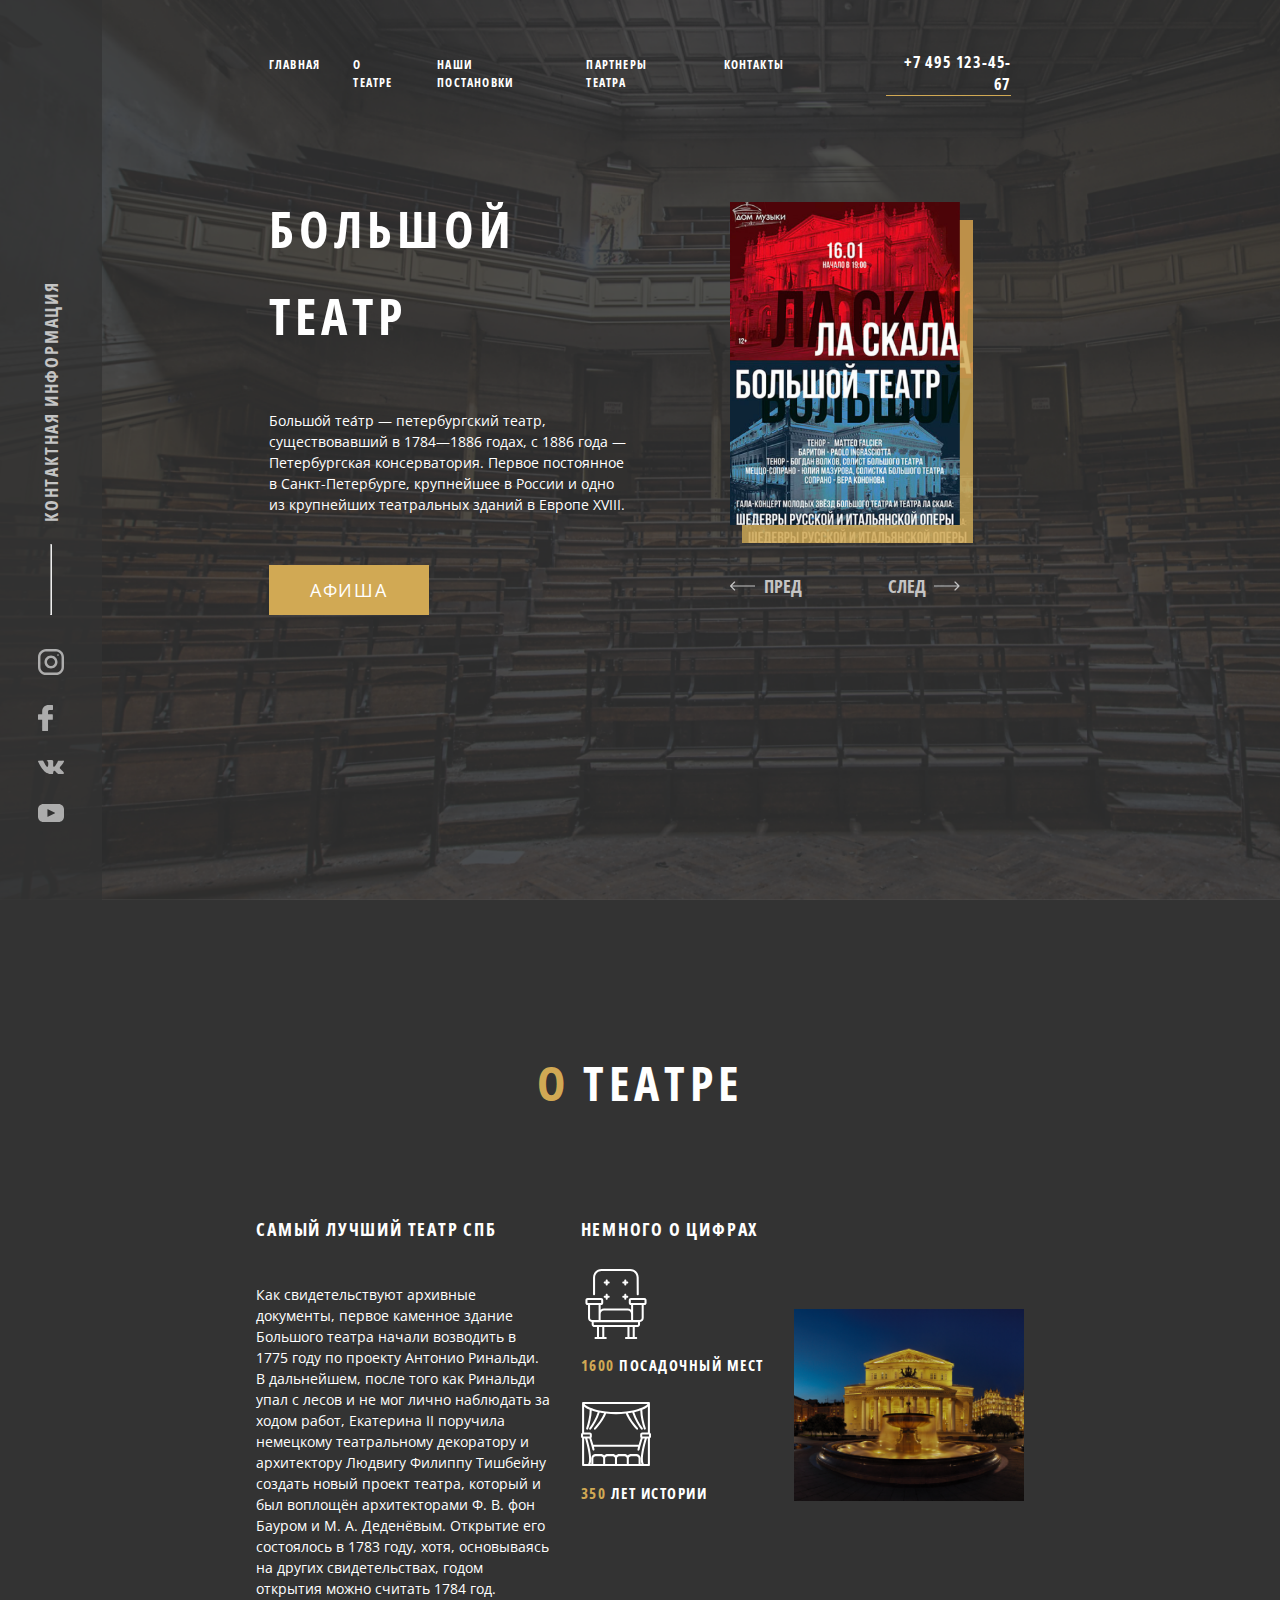
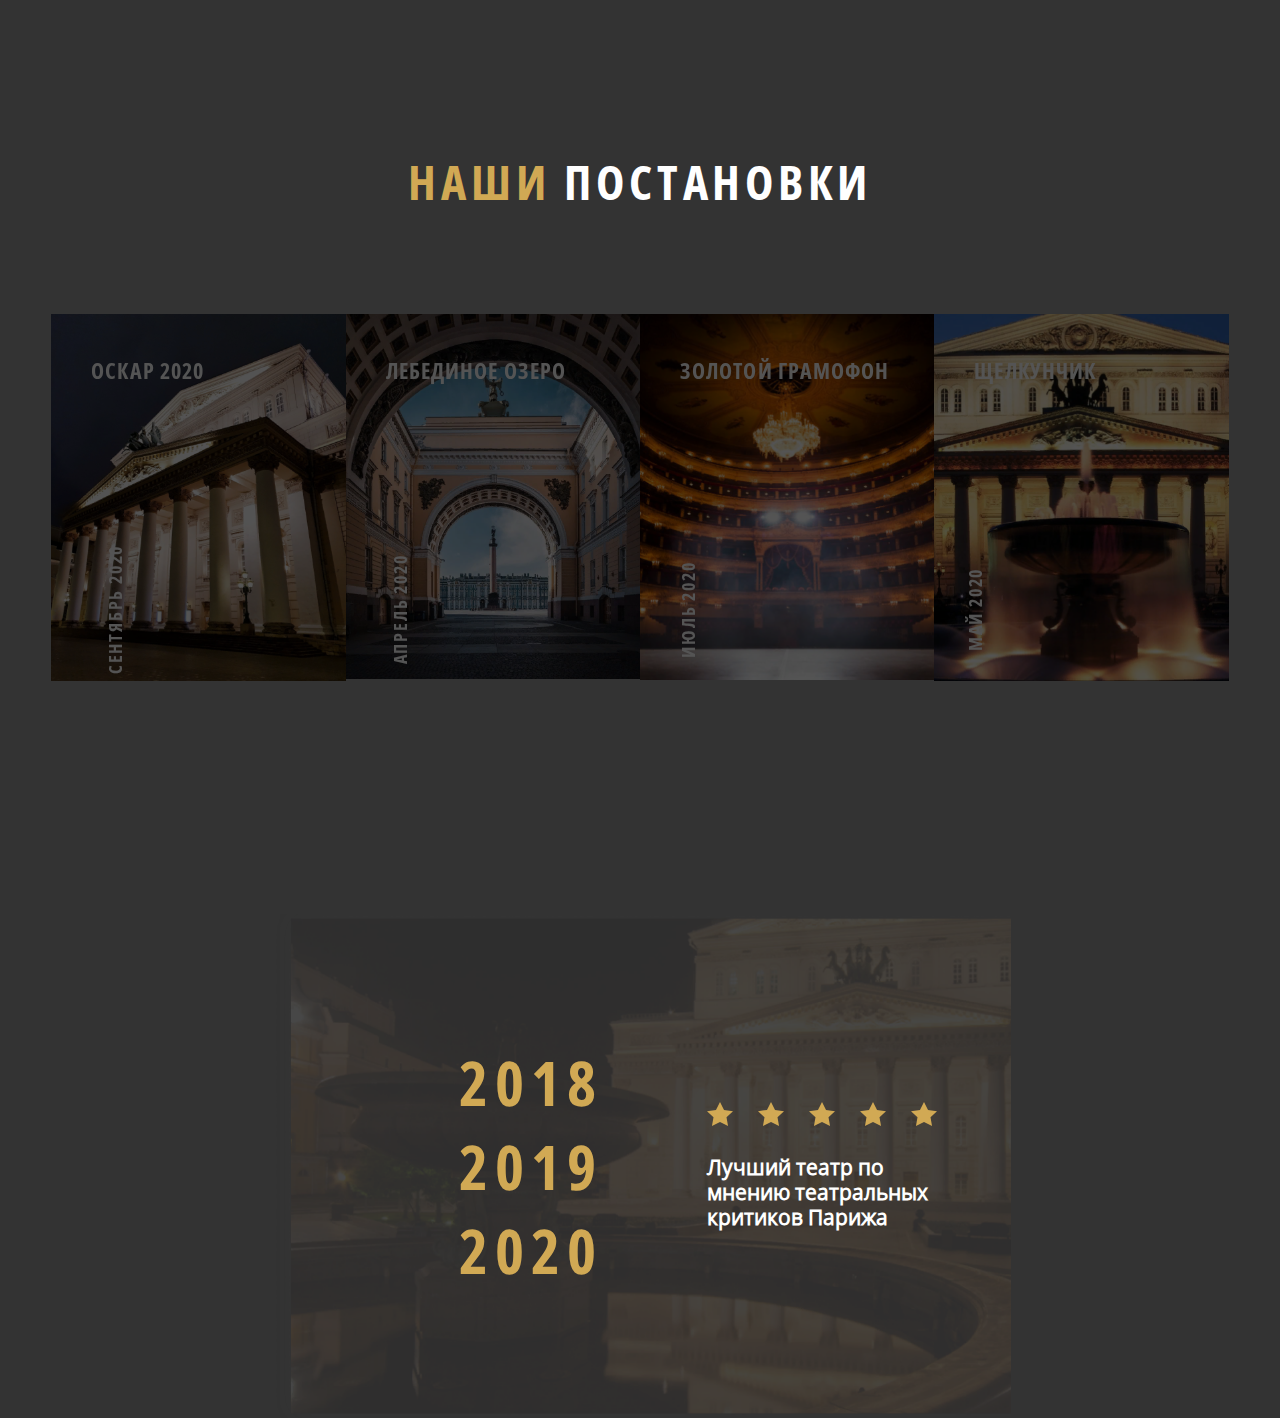
<file: index.html>
<!DOCTYPE html>
<html lang="en">

<head>
    <meta charset="UTF-8">
    <meta http-equiv="X-UA-Compatible" content="IE=edge">
    <meta name="viewport" content="width=device-width, initial-scale=1.0">
    <title>Bolshoi Theatre</title>
    <link rel="stylesheet" href="style.css">
    <link rel="stylesheet" href="fonts/stylesheet.css">
</head>

<body>
    <main class="landing">
        <aside class="landing__panel">
            <div class="landing__aside-content">
                <div class="landing__social">
                    <a href="#" class="landing__network"><svg width="26" height="18" viewBox="0 0 26 18" fill="none"
                            xmlns="http://www.w3.org/2000/svg">
                            <path
                                d="M20.6001 0H5.39987C2.4176 0 0 2.36527 0 5.28298V12.717C0 15.6347 2.4176 18 5.39987 18H20.6001C23.5824 18 26 15.6347 26 12.717V5.28298C26 2.36527 23.5824 0 20.6001 0ZM16.9482 9.36169L9.83858 12.6792C9.64914 12.7676 9.43031 12.6324 9.43031 12.4271V5.5848C9.43031 5.37656 9.65489 5.24159 9.84473 5.33573L16.9544 8.86056C17.1658 8.96535 17.1621 9.26193 16.9482 9.36169Z"
                                fill="white" fill-opacity="0.6" />
                        </svg>
                    </a>
                    <a href="#" class="landing__network"><svg width="26" height="14" viewBox="0 0 26 14" fill="none"
                            xmlns="http://www.w3.org/2000/svg">
                            <path
                                d="M25.8621 12.6435C25.8306 12.5795 25.8013 12.5264 25.774 12.4838C25.3229 11.7171 24.4609 10.7759 23.1884 9.66014L23.1615 9.63459L23.1481 9.62206L23.1345 9.60922H23.1208C22.5433 9.08965 22.1776 8.7403 22.0245 8.56144C21.7442 8.22073 21.6815 7.87586 21.8346 7.52642C21.9428 7.26241 22.3492 6.70485 23.053 5.85298C23.4231 5.40152 23.7163 5.03968 23.9328 4.76708C25.4942 2.80801 26.1711 1.55614 25.9634 1.01098L25.8828 0.883578C25.8286 0.80688 25.6887 0.736714 25.4634 0.672725C25.2375 0.608869 24.9488 0.598309 24.5967 0.640865L20.6981 0.666281C20.635 0.64516 20.5448 0.647129 20.4273 0.672725C20.31 0.698321 20.2513 0.711164 20.2513 0.711164L20.1834 0.743158L20.1295 0.781597C20.0844 0.807014 20.0348 0.851717 19.9806 0.915617C19.9267 0.979294 19.8816 1.05402 19.8455 1.13918C19.4211 2.16977 18.9385 3.12796 18.3969 4.0137C18.063 4.54186 17.7563 4.99959 17.4762 5.38715C17.1965 5.77458 16.9619 6.06003 16.7725 6.243C16.5828 6.42616 16.4117 6.57289 16.2579 6.68373C16.1045 6.79461 15.9873 6.84146 15.9062 6.82432C15.8249 6.80719 15.7483 6.79018 15.6758 6.77318C15.5495 6.69648 15.448 6.59217 15.3714 6.46017C15.2945 6.32816 15.2427 6.16201 15.2156 5.96185C15.1887 5.76156 15.1728 5.58928 15.1682 5.44443C15.164 5.29976 15.1659 5.09513 15.1751 4.83111C15.1845 4.56697 15.1887 4.38824 15.1887 4.29454C15.1887 3.97083 15.1954 3.61952 15.2088 3.2405C15.2225 2.86148 15.2335 2.56118 15.2428 2.33995C15.252 2.11849 15.2562 1.88419 15.2562 1.63718C15.2562 1.39017 15.2403 1.19646 15.2088 1.05586C15.1777 0.915438 15.13 0.779136 15.067 0.646995C15.0037 0.514988 14.9111 0.412873 14.7895 0.340381C14.6677 0.267979 14.5163 0.210523 14.3361 0.167833C13.8577 0.0656732 13.2486 0.0104095 12.5084 0.00181783C10.8299 -0.0151864 9.75134 0.0871074 9.27303 0.308565C9.08351 0.402133 8.91202 0.529978 8.75868 0.691698C8.59619 0.879147 8.57353 0.981442 8.69083 0.998267C9.23239 1.07483 9.61578 1.25798 9.84143 1.54755L9.92274 1.70099C9.98599 1.8117 10.0491 2.00769 10.1124 2.28871C10.1755 2.56973 10.2162 2.88059 10.2341 3.22112C10.2792 3.84299 10.2792 4.37531 10.2341 4.81814C10.1889 5.26114 10.1463 5.60602 10.1055 5.85302C10.0648 6.10003 10.0039 6.30019 9.92274 6.45345C9.84143 6.60676 9.78733 6.70046 9.76021 6.73447C9.73314 6.76848 9.71057 6.78991 9.69264 6.79833C9.57534 6.84075 9.45334 6.86236 9.32708 6.86236C9.20063 6.86236 9.04729 6.80267 8.86683 6.68337C8.68642 6.56407 8.49918 6.4002 8.30511 6.1915C8.11105 5.98275 7.89218 5.69104 7.64843 5.31632C7.40486 4.9416 7.15214 4.49873 6.89042 3.9877L6.67388 3.6171C6.53851 3.37868 6.35359 3.03153 6.11894 2.57595C5.88415 2.12019 5.67661 1.67933 5.4962 1.25346C5.42409 1.07461 5.31575 0.938439 5.17137 0.844737L5.10361 0.806298C5.05857 0.772289 4.98626 0.736177 4.88707 0.697694C4.78774 0.659256 4.68409 0.631691 4.57571 0.614731L0.866541 0.640148C0.487513 0.640148 0.230338 0.721187 0.0949232 0.88304L0.0407288 0.959604C0.0136553 1.00225 0 1.07036 0 1.1641C0 1.25781 0.0270735 1.37281 0.0812679 1.50898C0.622738 2.71001 1.21157 3.86832 1.84778 4.98406C2.48398 6.09981 3.03683 6.99857 3.50599 7.67955C3.97525 8.36102 4.45357 9.00418 4.94094 9.60873C5.42831 10.2135 5.75091 10.6011 5.90875 10.7713C6.06679 10.9419 6.19092 11.0694 6.28115 11.1546L6.61964 11.4612C6.83622 11.6656 7.15428 11.9105 7.57394 12.1957C7.9937 12.4812 8.4584 12.7622 8.9683 13.0392C9.47828 13.3158 10.0716 13.5415 10.7485 13.7161C11.4253 13.8908 12.0841 13.961 12.7249 13.9271H14.2817C14.5975 13.9014 14.8367 13.8077 14.9992 13.646L15.0531 13.5819C15.0893 13.5311 15.1232 13.4521 15.1545 13.3459C15.1862 13.2394 15.2019 13.1221 15.2019 12.9945C15.1927 12.6284 15.2222 12.2984 15.2897 12.0045C15.3572 11.7108 15.4341 11.4894 15.5201 11.3402C15.6061 11.1912 15.7031 11.0655 15.8111 10.9635C15.9193 10.8614 15.9964 10.7995 16.0416 10.7782C16.0865 10.7567 16.1224 10.7422 16.1495 10.7335C16.3661 10.6654 16.621 10.7313 16.9146 10.9317C17.2079 11.1318 17.4831 11.379 17.7404 11.6727C17.9977 11.9667 18.3067 12.2965 18.6676 12.6627C19.0288 13.029 19.3446 13.3013 19.6152 13.4804L19.8858 13.6337C20.0666 13.736 20.3012 13.8297 20.5901 13.9149C20.8784 14 21.131 14.0213 21.3479 13.9787L24.8133 13.9277C25.1561 13.9277 25.4228 13.8742 25.612 13.7679C25.8015 13.6614 25.9141 13.5441 25.9504 13.4166C25.9867 13.2888 25.9886 13.144 25.9573 12.982C25.9252 12.8204 25.8936 12.7074 25.8621 12.6435Z"
                                fill="white" fill-opacity="0.6" />
                        </svg>
                    </a>
                    <a href="#" class="landing__network"><svg width="15" height="26" viewBox="0 0 15 26" fill="none"
                            xmlns="http://www.w3.org/2000/svg">
                            <path
                                d="M14.4351 0.00540974L10.8373 0C6.7953 0 4.18317 2.51147 4.18317 6.39863V9.34883H0.565722C0.253132 9.34883 0 9.58632 0 9.87926V14.1538C0 14.4467 0.253421 14.6839 0.565722 14.6839H4.18317V25.4698C4.18317 25.7628 4.4363 26 4.74889 26H9.46863C9.78122 26 10.0343 25.7625 10.0343 25.4698V14.6839H14.264C14.5766 14.6839 14.8297 14.4467 14.8297 14.1538L14.8314 9.87926C14.8314 9.73861 14.7717 9.6039 14.6658 9.50436C14.5598 9.40483 14.4155 9.34883 14.2654 9.34883H10.0343V6.84791C10.0343 5.64587 10.34 5.03565 12.0109 5.03565L14.4346 5.03484C14.7469 5.03484 15 4.79735 15 4.50469V0.535564C15 0.243168 14.7472 0.00595071 14.4351 0.00540974Z"
                                fill="white" fill-opacity="0.6" />
                        </svg>
                    </a>
                    <a href="#" class="landing__network"><svg width="26" height="26" viewBox="0 0 26 26" fill="none"
                            xmlns="http://www.w3.org/2000/svg">
                            <g clip-path="url(#clip0_94482_34)">
                                <path
                                    d="M17.875 0H8.125C3.63838 0 0 3.63838 0 8.125V17.875C0 22.3616 3.63838 26 8.125 26H17.875C22.3616 26 26 22.3616 26 17.875V8.125C26 3.63838 22.3616 0 17.875 0ZM23.5625 17.875C23.5625 21.0112 21.0112 23.5625 17.875 23.5625H8.125C4.98875 23.5625 2.4375 21.0112 2.4375 17.875V8.125C2.4375 4.98875 4.98875 2.4375 8.125 2.4375H17.875C21.0112 2.4375 23.5625 4.98875 23.5625 8.125V17.875Z"
                                    fill="#FFFFFF" fill-opacity="0.6" />
                                <path
                                    d="M13 6.5C9.41037 6.5 6.5 9.41037 6.5 13C6.5 16.5896 9.41037 19.5 13 19.5C16.5896 19.5 19.5 16.5896 19.5 13C19.5 9.41037 16.5896 6.5 13 6.5ZM13 17.0625C10.7607 17.0625 8.9375 15.2393 8.9375 13C8.9375 10.7591 10.7607 8.9375 13 8.9375C15.2393 8.9375 17.0625 10.7591 17.0625 13C17.0625 15.2393 15.2393 17.0625 13 17.0625Z"
                                    fill="#FFFFFF" fill-opacity="0.6" />
                                <path
                                    d="M19.9853 6.87891C20.4636 6.87891 20.8514 6.49114 20.8514 6.01279C20.8514 5.53444 20.4636 5.14667 19.9853 5.14667C19.5069 5.14667 19.1191 5.53444 19.1191 6.01279C19.1191 6.49114 19.5069 6.87891 19.9853 6.87891Z"
                                    fill="#FFFFFF" fill-opacity="0.6" />
                            </g>
                            <defs>
                                <clipPath id="clip0_94482_34">
                                    <rect width="26" height="26" fill="white" />
                                </clipPath>
                            </defs>
                        </svg>
                    </a>
                </div>
                <hr class="landing__line">
                <p class="landing__aside-text">контактная информация</p>
            </div>
        </aside>
        <div class="landing__box center">
            <header class="landing__header">
                <div class="menu">
                    <a href="#" class="menu__link">Главная</a>
                    <a href="#" class="menu__link">о театре</a>
                    <a href="#" class="menu__link">Наши постановки</a>
                    <a href="#" class="menu__link">партнеры театра</a>
                    <a href="#" class="menu__link">контакты</a>
                </div>
                <div class="phone">+7 495 123-45-67</div>
            </header>
            <section class="landing__content center__content">
                <div class="landing__about">
                    <h1 class="landing__title">Большой театр</h1>
                    <p class="landing__text">Большо́й теа́тр — петербургский театр, существовавший в 1784—1886 годах, с 1886 года — Петербургская консерватория. Первое постоянное в Санкт-Петербурге, крупнейшее в России и одно из крупнейших театральных зданий в Европе XVIII.</p>
                    <button class="landing__button">афиша</button>
                </div>
                <div class="landing__slider">
                    <img src="img/landing/broshure.png" alt="Изображена брошюра или анонс оперы" class="landing__broshure">
                    <img src="img/landing/broshure__back.png" alt="Задний фон брошюры в заливке желтого цвета, видно только правый и нижний край изображения" class="landing__broshure-back">
                    <div class="landing__pagination">
                        <button class="landing__pagination_left"><svg width="41" height="16" viewBox="0 0 41 16"
                                fill="none" xmlns="http://www.w3.org/2000/svg">
                                <path
                                    d="M0.292892 7.2929C-0.0976296 7.68342 -0.0976295 8.31659 0.292893 8.70711L6.65685 15.0711C7.04738 15.4616 7.68054 15.4616 8.07107 15.0711C8.46159 14.6805 8.46159 14.0474 8.07107 13.6569L2.41422 8L8.07107 2.34315C8.46159 1.95262 8.46159 1.31946 8.07107 0.928935C7.68054 0.538411 7.04738 0.538411 6.65685 0.928935L0.292892 7.2929ZM41 7L1 7L1 9L41 9L41 7Z"
                                    fill="#C4C4C4" />
                            </svg> пред
                        </button>
                        <button class="landing__pagination_right"> след <svg width="41" height="16" viewBox="0 0 41 16"
                                fill="none" xmlns="http://www.w3.org/2000/svg">
                                <path
                                    d="M40.7071 8.70711C41.0976 8.31659 41.0976 7.68342 40.7071 7.2929L34.3431 0.928938C33.9526 0.538414 33.3195 0.538414 32.9289 0.928938C32.5384 1.31946 32.5384 1.95263 32.9289 2.34315L38.5858 8.00001L32.9289 13.6569C32.5384 14.0474 32.5384 14.6805 32.9289 15.0711C33.3195 15.4616 33.9526 15.4616 34.3431 15.0711L40.7071 8.70711ZM-1.74846e-07 9L40 9.00001L40 7.00001L1.74846e-07 7L-1.74846e-07 9Z"
                                    fill="#C4C4C4" />
                            </svg>
                        </button>
                    </div>
                </div>
            </section>
        </div>
    </main>
    <div class="background">
        <div class="about-theatre">
            <h2 class="about-theatre__title"> <span class="gold-text">о </span>театре</h2>
            <div class="about-theatre__content">
                <div class="about-theatre__left">
                    <h4 class="about-theatre__subtitle">Самый лучший театр СПБ</h4>
                    <p class="about-theatre__text">Как свидетельствуют архивные документы, первое каменное здание Большого театра начали возводить в 1775 году по проекту Антонио Ринальди. В дальнейшем, после того как Ринальди упал с лесов и не мог лично наблюдать за ходом работ, Екатерина
                        II поручила немецкому театральному декоратору и архитектору Людвигу Филиппу Тишбейну создать новый проект театра, который и был воплощён архитекторами Ф. В. фон Бауром и М. А. Деденёвым. Открытие его состоялось в 1783 году, хотя,
                        основываясь на других свидетельствах, годом открытия можно считать 1784 год.</p>
                </div>
                <div class="about-theatre__middle">
                    <h4 class="about-theatre__subtitle">немного о цифрах</h4>
                    <div class="about-theatre__box">
                        <svg width="70" height="70" viewBox="0 0 70 70" fill="none" xmlns="http://www.w3.org/2000/svg">
                            <path
                                d="M27.6673 12.5379H26.7229V11.5936C26.7229 11.0271 26.2637 10.5677 25.697 10.5677C25.1303 10.5677 24.6711 11.0271 24.6711 11.5936V12.5379H23.7267C23.16 12.5379 22.7008 12.9973 22.7008 13.5639C22.7008 14.1304 23.16 14.5898 23.7267 14.5898H24.6711V15.5343C24.6711 16.1008 25.1303 16.5602 25.697 16.5602C26.2637 16.5602 26.7229 16.1008 26.7229 15.5343V14.5898H27.6673C28.234 14.5898 28.6932 14.1304 28.6932 13.5639C28.6932 12.9973 28.234 12.5379 27.6673 12.5379Z"
                                fill="white" />
                            <path
                                d="M46.2719 12.5379H45.3276V11.5936C45.3276 11.0271 44.8683 10.5677 44.3016 10.5677C43.7349 10.5677 43.2757 11.0271 43.2757 11.5936V12.5379H42.3314C41.7647 12.5379 41.3054 12.9973 41.3054 13.5639C41.3054 14.1304 41.7647 14.5898 42.3314 14.5898H43.2757V15.5343C43.2757 16.1008 43.7349 16.5602 44.3016 16.5602C44.8683 16.5602 45.3276 16.1008 45.3276 15.5343V14.5898H46.2719C46.8386 14.5898 47.2978 14.1304 47.2978 13.5639C47.2978 12.9973 46.8386 12.5379 46.2719 12.5379Z"
                                fill="white" />
                            <path
                                d="M27.6673 26.6295H26.7229V25.6852C26.7229 25.1186 26.2637 24.6592 25.697 24.6592C25.1303 24.6592 24.6711 25.1186 24.6711 25.6852V26.6295H23.7267C23.16 26.6295 22.7008 27.0889 22.7008 27.6555C22.7008 28.222 23.16 28.6814 23.7267 28.6814H24.6711V29.6257C24.6711 30.1923 25.1303 30.6517 25.697 30.6517C26.2637 30.6517 26.7229 30.1923 26.7229 29.6257V28.6814H27.6673C28.234 28.6814 28.6932 28.222 28.6932 27.6555C28.6932 27.0889 28.234 26.6295 27.6673 26.6295Z"
                                fill="white" />
                            <path
                                d="M46.2719 26.6295H45.3276V25.6852C45.3276 25.1186 44.8684 24.6592 44.3017 24.6592C43.735 24.6592 43.2757 25.1186 43.2757 25.6852V26.6295H42.3314C41.7647 26.6295 41.3055 27.0889 41.3055 27.6555C41.3055 28.222 41.7647 28.6814 42.3314 28.6814H43.2757V29.6257C43.2757 30.1923 43.735 30.6517 44.3017 30.6517C44.8684 30.6517 45.3276 30.1923 45.3276 29.6257V28.6814H46.2719C46.8386 28.6814 47.2979 28.222 47.2979 27.6555C47.2979 27.0889 46.8386 26.6295 46.2719 26.6295Z"
                                fill="white" />
                            <path
                                d="M63.456 29.0518H49.8792C48.7194 29.0518 47.7757 29.9953 47.7757 31.1551V33.9327C47.7757 35.0924 48.7192 36.0359 49.8792 36.0359H50.0764V40.68C49.1632 39.9606 48.0125 39.5297 46.7625 39.5297H22.9675C21.7175 39.5297 20.5669 39.9605 19.6537 40.68V36.026H20.1209C21.2807 36.026 22.2243 35.0825 22.2243 33.9227V31.1451C22.2243 29.9853 21.2808 29.0418 20.1209 29.0418H6.54403C5.38425 29.0418 4.44061 29.9853 4.44061 31.1451V33.9227C4.44061 35.0825 5.38411 36.026 6.54403 36.026H7.0112V49.1205C7.0112 51.2153 8.62462 52.9395 10.674 53.1182V55.1644C10.674 56.7895 11.9962 58.1116 13.6213 58.1116H15.9723V67.9481H14.5034C13.9367 67.9481 13.4775 68.4075 13.4775 68.974C13.4775 69.5406 13.9367 70 14.5034 70H24.7546C25.3213 70 25.7805 69.5406 25.7805 68.974C25.7805 68.4075 25.3213 67.9481 24.7546 67.9481H23.2857V58.1116H46.4446V67.9481H44.9757C44.409 67.9481 43.9498 68.4075 43.9498 68.974C43.9498 69.5406 44.409 70 44.9757 70H55.2271C55.7938 70 56.253 69.5406 56.253 68.974C56.253 68.4075 55.7938 67.9481 55.2271 67.9481H53.758V58.1116H56.1092C57.7342 58.1116 59.0563 56.7895 59.0563 55.1644V53.1182C61.1057 52.9396 62.7191 51.2153 62.7191 49.1205V36.0359H63.4563C64.6161 36.0359 65.5597 35.0924 65.5597 33.9327V31.1551C65.5595 29.9954 64.616 29.0518 63.456 29.0518ZM22.9675 41.5818H46.7626C48.59 41.5818 50.0766 43.0684 50.0766 44.8957V51.0826H19.6536V44.8957C19.6536 43.0684 21.1403 41.5818 22.9675 41.5818ZM6.54403 33.9741C6.51573 33.9741 6.49263 33.951 6.49263 33.9227V31.1451C6.49263 31.1168 6.51573 31.0937 6.54403 31.0937H20.1209C20.1492 31.0937 20.1723 31.1168 20.1723 31.1451V33.9227C20.1723 33.951 20.1492 33.9741 20.1209 33.9741H6.54403ZM11.0251 51.0827C9.94328 51.0826 9.06308 50.2024 9.06308 49.1206V36.0261H17.6017V51.0827H11.0251ZM21.2337 67.9481H18.0243V58.1117H21.2337V67.9481ZM51.7059 67.9481H48.4965V58.1117H51.7059V67.9481ZM57.0041 55.1644C57.0041 55.6581 56.6026 56.0597 56.109 56.0597H13.6213C13.1276 56.0597 12.7259 55.6581 12.7259 55.1644V53.1344H57.0041V55.1644ZM60.667 49.1206C60.667 50.2025 59.7868 51.0826 58.7049 51.0826H52.1285V36.0361H60.667V49.1206ZM63.5076 33.9328C63.5076 33.9611 63.4845 33.9842 63.4562 33.9842H49.8793C49.851 33.9842 49.8279 33.9611 49.8279 33.9328V31.1552C49.8279 31.1269 49.851 31.1038 49.8793 31.1038H63.4562C63.4845 31.1038 63.5076 31.1269 63.5076 31.1552V33.9328Z"
                                fill="white" />
                            <path
                                d="M57.6956 8.45511C57.6959 3.793 53.9029 0 49.2408 0H20.4864C15.8242 0 12.0313 3.793 12.0313 8.45511V25.269C12.0314 25.8357 12.4907 26.2949 13.0574 26.2949C13.6241 26.2949 14.0833 25.8355 14.0833 25.269V8.45511C14.0833 4.92435 16.9558 2.05188 20.4864 2.05188H49.2406C52.7712 2.05188 55.6437 4.92435 55.6437 8.4599L55.7232 25.2737C55.7259 25.8387 56.1846 26.2949 56.749 26.2949C56.7506 26.2949 56.7522 26.2949 56.7539 26.2949C57.3206 26.2922 57.7778 25.8307 57.775 25.264L57.6956 8.45511Z"
                                fill="white" />
                        </svg>
                        <p class="about-theatre__box_text"> <span class="gold-text">1600 </span>посадочный мест</p>
                    </div>
                    <div class="about-theatre__box">
                        <svg width="70" height="66" viewBox="0 0 70 66" fill="none" xmlns="http://www.w3.org/2000/svg">
                            <path
                                d="M68.927 31.6411V1.93562C68.927 1.36851 68.4674 0.908722 67.9001 0.908722H2.1C1.53276 0.908722 1.07311 1.36851 1.07311 1.93562V31.6412C0.435723 31.9787 0 32.648 0 33.418V35.5258C0 36.2958 0.435723 36.9654 1.07311 37.3028V64.0643C1.07311 64.6314 1.53289 65.0912 2.1 65.0912H6.7654H11.3462H11.6569H23.1602H34.9745H46.7887H58.3432H58.6027H63.2346H67.9C68.4672 65.0912 68.9269 64.6314 68.9269 64.0643V37.3028C69.5643 36.9652 70 36.2958 70 35.5258V33.418C70.0001 32.648 69.5644 31.9787 68.927 31.6411ZM66.4858 2.96265C66.0744 3.5675 65.315 4.27597 64.113 5.03094C64.0983 5.04023 64.0832 5.04939 64.0685 5.05869C63.9987 5.10217 63.9271 5.14578 63.8545 5.18953C63.8213 5.20949 63.788 5.22932 63.7544 5.24928C63.6992 5.28209 63.6424 5.3149 63.5854 5.34785C63.5395 5.37438 63.4937 5.4009 63.4466 5.42756C63.4015 5.45313 63.3549 5.47883 63.3087 5.5044C63.2513 5.53625 63.1945 5.56811 63.1356 5.6001C63.1254 5.6057 63.1146 5.61131 63.1043 5.61678C62.9556 5.69717 62.8015 5.77756 62.6434 5.85822C62.6009 5.87996 62.5592 5.90156 62.5159 5.92317C62.4553 5.95365 62.393 5.98401 62.3312 6.01449C62.2743 6.04238 62.2175 6.07041 62.1594 6.0983C62.1039 6.1251 62.0476 6.15176 61.9911 6.17856C61.919 6.21274 61.8459 6.24692 61.7718 6.2811C61.726 6.30229 61.6801 6.32348 61.6336 6.34467C61.5326 6.39074 61.4298 6.43682 61.3253 6.48289C61.3026 6.49301 61.2803 6.50299 61.2574 6.51311C60.8375 6.69713 60.3908 6.8817 59.9153 7.06614C59.9152 7.06614 59.9152 7.06627 59.9151 7.06627C59.3004 7.30471 58.644 7.54069 57.9421 7.77256C56.0422 8.39997 53.9944 8.94356 51.8391 9.39952C51.8049 9.40321 51.7707 9.40827 51.7364 9.41552C49.6913 9.84345 47.5388 10.1952 45.3389 10.4613C45.3111 10.4647 45.2839 10.4704 45.2566 10.4759C41.9447 10.8709 38.4897 11.0772 35.0001 11.0772C31.5105 11.0772 28.0553 10.871 24.7434 10.4762C24.7162 10.4706 24.6891 10.4648 24.6614 10.4616C22.4605 10.1954 20.3081 9.84358 18.2639 9.41579C18.2296 9.40854 18.1954 9.40348 18.1612 9.39979C16.0058 8.94383 13.9581 8.40024 12.0582 7.77284C11.3563 7.5411 10.6998 7.30498 10.0852 7.06655C10.0851 7.06655 10.0849 7.06641 10.0849 7.06641C9.60957 6.88211 9.16291 6.69754 8.74318 6.51352C8.72008 6.5034 8.69752 6.49315 8.67455 6.48303C8.57023 6.43696 8.46769 6.39102 8.36679 6.34508C8.32031 6.32389 8.27437 6.3027 8.22857 6.28151C8.15447 6.24733 8.08146 6.21301 8.00927 6.17897C7.95281 6.15217 7.89648 6.12551 7.84097 6.09871C7.78287 6.07068 7.72613 6.04279 7.66925 6.0149C7.60732 5.98442 7.54511 5.95406 7.48455 5.92358C7.44134 5.90184 7.39951 5.88024 7.35699 5.85863C7.20058 5.77893 7.048 5.69922 6.90062 5.61965C6.88872 5.61322 6.87628 5.6068 6.86453 5.60037C6.80587 5.56865 6.74941 5.53693 6.69226 5.50508C6.64591 5.47938 6.59902 5.45354 6.55376 5.42783C6.50673 5.40117 6.46093 5.37465 6.41499 5.34813C6.35798 5.31518 6.30138 5.28236 6.24601 5.24955C6.21224 5.22959 6.17902 5.20963 6.14593 5.1898C6.0732 5.14605 6.00169 5.10244 5.93196 5.05896C5.91706 5.04967 5.90216 5.04051 5.88739 5.03121C4.68522 4.27611 3.92589 3.5675 3.5145 2.96279H66.4858V2.96265ZM3.1269 5.56893C3.44327 5.84277 3.80626 6.12168 4.21765 6.40414C5.3088 7.15911 6.76308 7.94442 8.69369 8.72864C8.69219 15.18 6.81066 22.3591 5.20052 27.3211C5.02552 27.8606 5.32083 28.4398 5.86046 28.6148C6.39913 28.7896 6.97896 28.4944 7.15423 27.955C8.74783 23.0439 10.5982 16.0067 10.738 9.49399C10.9588 9.57042 11.1833 9.64684 11.4141 9.723C13.0885 10.2759 14.872 10.7662 16.7399 11.1905C14.5695 17.9248 11.0308 23.4767 8.37855 27.0141C8.03839 27.4679 8.13041 28.1116 8.58418 28.4517C8.76888 28.5902 8.98504 28.6571 9.19941 28.6571C9.51168 28.6571 9.82012 28.5152 10.0219 28.2461C12.7962 24.5458 16.5094 18.7135 18.761 11.6174C20.1754 11.8944 21.6307 12.1349 23.117 12.3379C20.9417 17.6675 16.5899 23.157 13.2013 26.9372C12.8227 27.3595 12.8582 28.0088 13.2806 28.3873C13.7031 28.766 14.3522 28.7304 14.7308 28.3082C21.049 21.2599 23.9186 15.9773 25.2219 12.5974C28.3948 12.9482 31.6837 13.1309 34.9999 13.1309C38.3165 13.1309 41.6055 12.9482 44.7785 12.5974C46.9989 18.3725 51.6693 24.2934 55.278 28.3183C55.6564 28.7405 56.3057 28.7759 56.7281 28.3973C57.1505 28.0187 57.1859 27.3695 56.8072 26.9471C53.4154 23.1644 49.0594 17.6705 46.8829 12.338C48.3693 12.1351 49.8245 11.8946 51.2389 11.6175C53.4932 18.7221 57.2125 24.5603 59.9916 28.2643C60.1934 28.5332 60.5016 28.675 60.8138 28.675C61.0284 28.675 61.2447 28.608 61.4294 28.4694C61.883 28.1289 61.9749 27.4853 61.6344 27.0316C58.9776 23.4906 55.433 17.9328 53.26 11.1904C55.1277 10.766 56.9113 10.2758 58.5857 9.72286C58.8165 9.64671 59.041 9.57028 59.2618 9.49386C59.4017 16.0032 61.2501 23.0359 62.8421 27.9437C63.0171 28.4833 63.5964 28.7783 64.1358 28.6038C64.6752 28.4288 64.9708 27.8495 64.7958 27.31C63.1873 22.3512 61.3078 15.1767 61.3063 8.7285C63.2369 7.94428 64.6912 7.15897 65.7824 6.40401C66.1937 6.12154 66.5569 5.84277 66.8731 5.56879V31.4077H61.1766C60.0682 31.4077 59.1664 32.3095 59.1664 33.4179V35.5257C59.1664 36.0719 59.3861 36.5672 59.7409 36.9299C59.1191 38.8199 58.3778 41.1923 57.6673 43.7621H12.333C11.6223 41.1923 10.8809 38.8195 10.2593 36.9299C10.614 36.5672 10.8338 36.0719 10.8338 35.5257V33.4179C10.8338 32.3095 9.93195 31.4077 8.82357 31.4077H3.1269V5.56893ZM2.05393 35.4821V33.4618H8.77982V35.4821H4.87663H2.1H2.05393ZM7.33785 62.703C7.22423 62.9093 7.00494 63.0374 6.7654 63.0374H3.1269V37.536H4.11073C7.85109 50.1993 9.05832 59.5788 7.33785 62.703ZM12.3731 63.0374V57.3692C12.3731 56.1487 13.3661 55.1557 14.5866 55.1557H19.92C21.1405 55.1557 22.1333 56.1487 22.1333 57.3692V63.0374H12.3731ZM24.1872 63.0374V57.3692C24.1872 56.1487 25.1802 55.1557 26.4007 55.1557H31.734C32.9546 55.1557 33.9475 56.1487 33.9475 57.3692V63.0374H24.1872ZM36.0015 63.0374V57.3692C36.0015 56.1487 36.9945 55.1557 38.2149 55.1557H43.5482C44.7688 55.1557 45.7616 56.1487 45.7616 57.3692V63.0374H36.0015ZM57.5758 63.0374H47.8156V57.3692C47.8156 56.1487 48.8086 55.1557 50.029 55.1557H55.3623C56.5828 55.1557 57.5758 56.1487 57.5758 57.3692V63.0374ZM59.6297 63.0373V57.3692C59.6297 55.0161 57.7154 53.1018 55.3625 53.1018H50.0292C48.7336 53.1018 47.5721 53.6828 46.7887 54.5972C46.0054 53.6828 44.8437 53.1018 43.5482 53.1018H38.2149C36.9195 53.1018 35.7578 53.6828 34.9745 54.597C34.1912 53.6828 33.0295 53.1018 31.734 53.1018H26.4007C25.1053 53.1018 23.9436 53.6828 23.1602 54.597C22.3769 53.6828 21.2152 53.1018 19.9198 53.1018H14.5866C12.2335 53.1018 10.3191 55.0161 10.3191 57.3692V63.0374H9.44182C11.5232 57.7769 8.54904 45.4247 6.25107 37.536H8.29652C9.26682 40.4829 10.5367 44.6323 11.5096 48.8458C11.6371 49.3984 12.1885 49.743 12.7413 49.6154C13.2939 49.4879 13.6384 48.9365 13.5108 48.3837C13.3118 47.5217 13.1007 46.6628 12.8823 45.8161H57.1181C56.8975 46.671 56.6844 47.5385 56.4837 48.4091C56.3563 48.9618 56.7009 49.5132 57.2537 49.6406C57.3313 49.6585 57.4089 49.6671 57.4854 49.6671C57.9529 49.6671 58.3756 49.3458 58.4853 48.8707C59.4591 44.6479 60.7315 40.489 61.7039 37.5359H63.7493C61.4514 45.4246 58.4772 57.7767 60.5586 63.0373H59.6297ZM66.8732 63.0374H63.2349C62.9953 63.0374 62.776 62.9093 62.6624 62.703C60.942 59.579 62.1492 50.1993 65.8894 37.536H66.8732V63.0374ZM67.9462 35.4821H67.9001H65.1235H61.2203V33.4618H67.9462V35.4821Z"
                                fill="white" />
                        </svg>
                        <p class="about-theatre__box_text"> <span class="gold-text">350 </span>лет истории</p>
                    </div>
                </div>
                <div class="about-theatre__right">
                    <img src="img/mainContent/theatrePicture.png" class="about-theatre__image" alt="изображение театра в вечернее время">
                </div>
            </div>
        </div>
        <div class="our-production">
            <h2 class="our-production__title"> <span class="gold-text">наши</span> постановки</h2>
            <div class="our-production__content">
                <div class="our-production__item" id="product1">
                    <div class="our-production__text-box">
                        <h4 class="our-production__subtitle">оскар 2020</h4>
                        <div class="our-production__text">сентябрь 2020</div>
                    </div>
                </div>
                <div class="our-production__item" id="product2">
                    <div class="our-production__text-box">
                        <h4 class="our-production__subtitle">лебединое озеро</h4>
                        <div class="our-production__text">апрель 2020</div>
                    </div>
                </div>
                <div class="our-production__item" id="product3">
                    <div class="our-production__text-box">
                        <h4 class="our-production__subtitle">золотой грамофон</h4>
                        <div class="our-production__text">июль 2020</div>
                    </div>
                </div>
                <div class="our-production__item" id="product4">
                    <div class="our-production__text-box">
                        <h4 class="our-production__subtitle">щелкунчик</h4>
                        <div class="our-production__text">май 2020</div>
                    </div>
                </div>
            </div>
        </div>
        <div class="rating center-content">
            <div class="rating__years">
                <h2 class="rating__year">2018</h2>
                <h2 class="rating__year">2019</h2>
                <h2 class="rating__year">2020</h2>
            </div>
            <div class="rating__text-box">
                <div class="rating__stars">
                    <img src="img/mainContent/rating/stars.svg" alt="5-звездочный рейтинг">
                </div>
                <div class="rating__text">Лучший театр по мнению театральных критиков Парижа</div>
            </div>
        </div>
        <div class="rewiev">

        </div>
        <div class="partners">

        </div>
        <div class="maecenas">

        </div>
        <div class="footer">

        </div>
</body>

</html>
</file>
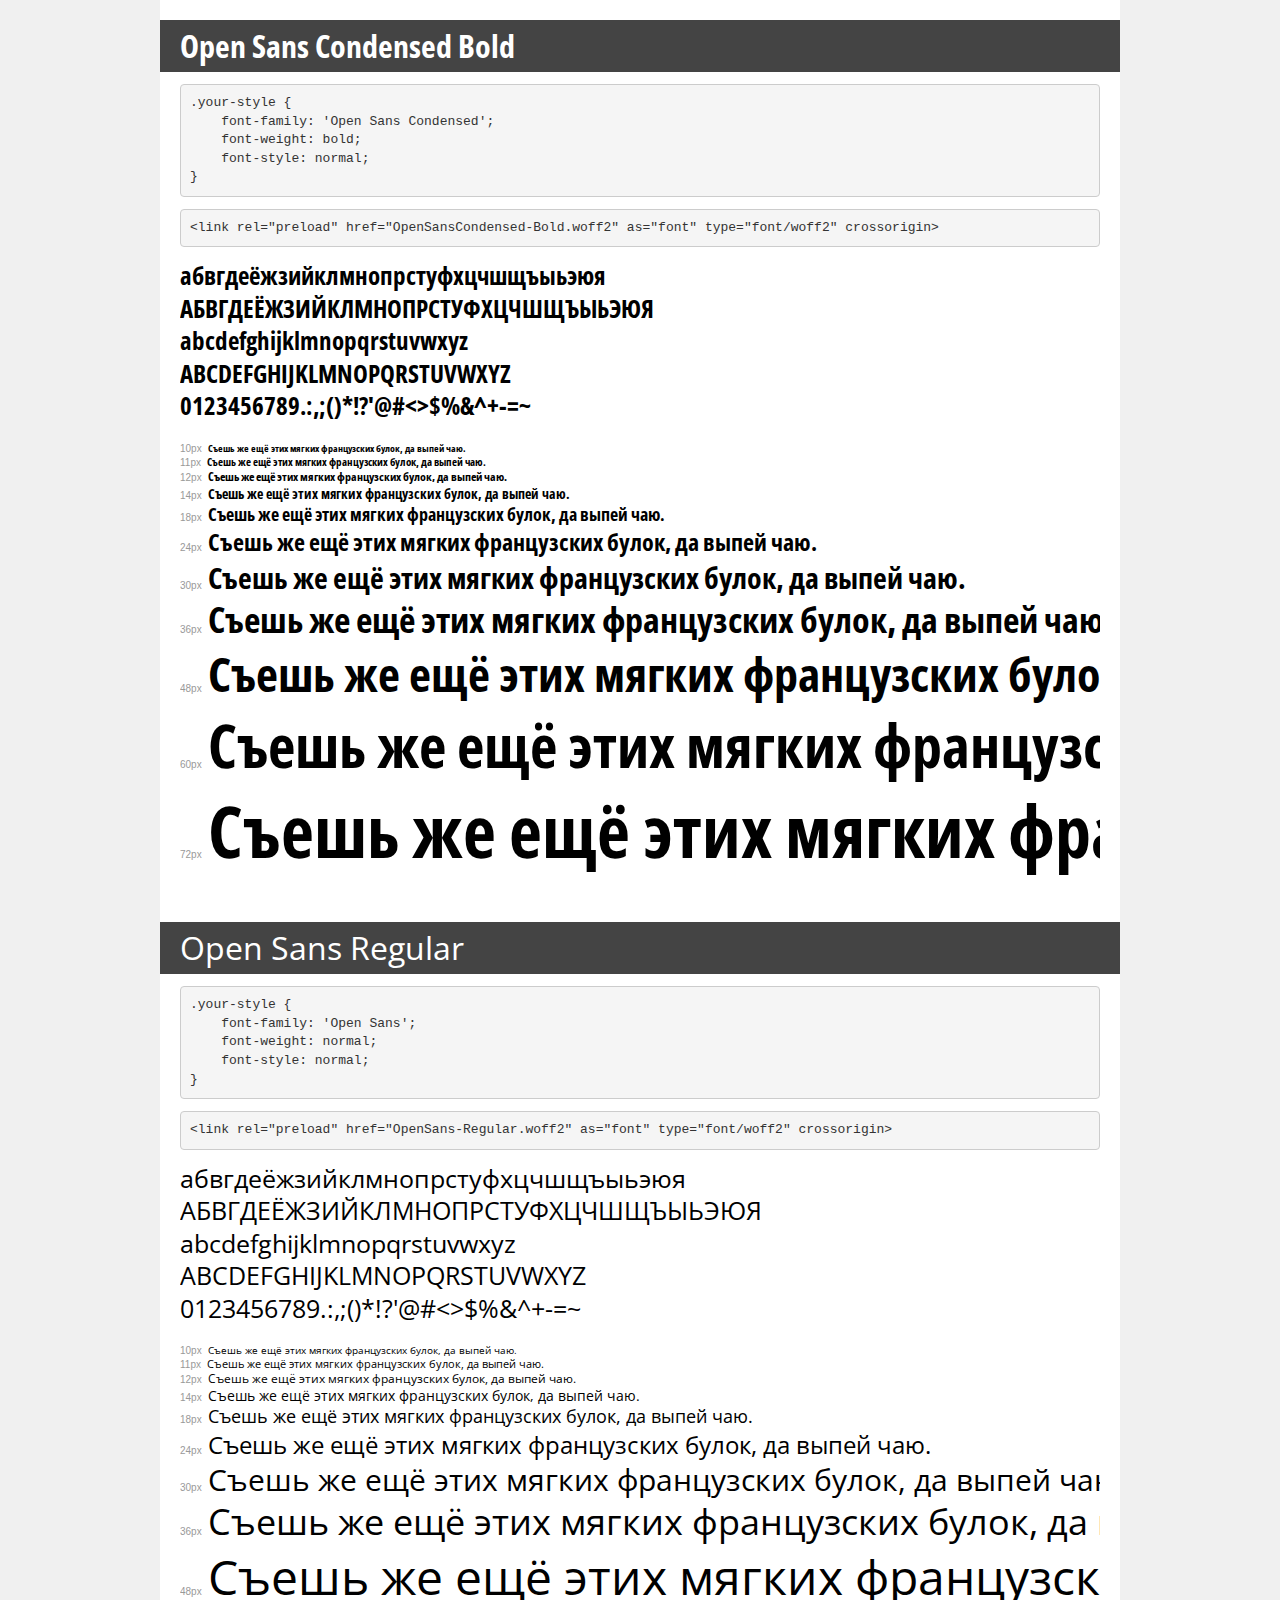
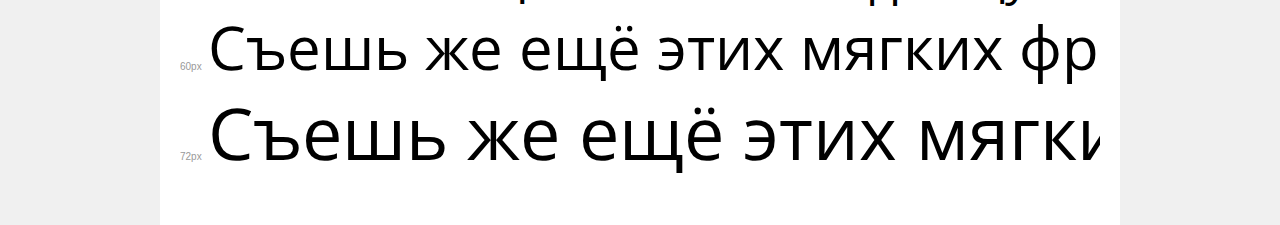
<file: fonts/demo.html>
<!DOCTYPE html>
<html lang="en">
<head>
    <meta charset="utf-8">
    <meta http-equiv="X-UA-Compatible" content="IE=edge">
    <meta name="viewport" content="width=device-width, initial-scale=1">
    <meta name="robots" content="noindex, noarchive">
    <meta name="format-detection" content="telephone=no">
    <title>Transfonter demo</title>
    <link href="stylesheet.css" rel="stylesheet">
    <style>
        /*
        http://meyerweb.com/eric/tools/css/reset/
        v2.0 | 20110126
        License: none (public domain)
        */
        html, body, div, span, applet, object, iframe,
        h1, h2, h3, h4, h5, h6, p, blockquote, pre,
        a, abbr, acronym, address, big, cite, code,
        del, dfn, em, img, ins, kbd, q, s, samp,
        small, strike, strong, sub, sup, tt, var,
        b, u, i, center,
        dl, dt, dd, ol, ul, li,
        fieldset, form, label, legend,
        table, caption, tbody, tfoot, thead, tr, th, td,
        article, aside, canvas, details, embed,
        figure, figcaption, footer, header, hgroup,
        menu, nav, output, ruby, section, summary,
        time, mark, audio, video {
            margin: 0;
            padding: 0;
            border: 0;
            font-size: 100%;
            font: inherit;
            vertical-align: baseline;
        }
        /* HTML5 display-role reset for older browsers */
        article, aside, details, figcaption, figure,
        footer, header, hgroup, menu, nav, section {
            display: block;
        }
        body {
            line-height: 1;
        }
        ol, ul {
            list-style: none;
        }
        blockquote, q {
            quotes: none;
        }
        blockquote:before, blockquote:after,
        q:before, q:after {
            content: '';
            content: none;
        }
        table {
            border-collapse: collapse;
            border-spacing: 0;
        }
        /* demo styles */
        body {
            background: #f0f0f0;
            color: #000;
        }
        .page {
            background: #fff;
            width: 920px;
            margin: 0 auto;
            padding: 20px 20px 0 20px;
            overflow: hidden;
        }
        .font-container {
            overflow-x: auto;
            overflow-y: hidden;
            margin-bottom: 40px;
            line-height: 1.3;
            white-space: nowrap;
            padding-bottom: 5px;
        }
        h1 {
            position: relative;
            background: #444;
            font-size: 32px;
            color: #fff;
            padding: 10px 20px;
            margin: 0 -20px 12px -20px;
        }
        .letters {
            font-size: 25px;
            margin-bottom: 20px;
        }
        .s10:before {
            content: '10px';
        }
        .s11:before {
            content: '11px';
        }
        .s12:before {
            content: '12px';
        }
        .s14:before {
            content: '14px';
        }
        .s18:before {
            content: '18px';
        }
        .s24:before {
            content: '24px';
        }
        .s30:before {
            content: '30px';
        }
        .s36:before {
            content: '36px';
        }
        .s48:before {
            content: '48px';
        }
        .s60:before {
            content: '60px';
        }
        .s72:before {
            content: '72px';
        }
        .s10:before, .s11:before, .s12:before, .s14:before,
        .s18:before, .s24:before, .s30:before, .s36:before,
        .s48:before, .s60:before, .s72:before {
            font-family: Arial, sans-serif;
            font-size: 10px;
            font-weight: normal;
            font-style: normal;
            color: #999;
            padding-right: 6px;
        }
        pre {
            display: block;
            padding: 9px;
            margin: 0 0 12px;
            font-family: Monaco, Menlo, Consolas, "Courier New", monospace;
            font-size: 13px;
            line-height: 1.428571429;
            color: #333;
            font-weight: normal;
            font-style: normal;
            background-color: #f5f5f5;
            border: 1px solid #ccc;
            overflow-x: auto;
            border-radius: 4px;
        }
        /* responsive */
        @media (max-width: 959px) {
            .page {
                width: auto;
                margin: 0;
            }
        }
    </style>
</head>
<body>
<div class="page">
    <div class="demo">
        <h1 style="font-family: 'Open Sans Condensed'; font-weight: bold; font-style: normal;">Open Sans Condensed Bold</h1>
        <pre title="Usage">.your-style {
    font-family: 'Open Sans Condensed';
    font-weight: bold;
    font-style: normal;
}</pre>
        <pre title="Preload (optional)">
&lt;link rel=&quot;preload&quot; href=&quot;OpenSansCondensed-Bold.woff2&quot; as=&quot;font&quot; type=&quot;font/woff2&quot; crossorigin&gt;</pre>
        <div class="font-container" style="font-family: 'Open Sans Condensed'; font-weight: bold; font-style: normal;">
            <p class="letters">
                абвгдеёжзийклмнопрстуфхцчшщъыьэюя<br>
АБВГДЕЁЖЗИЙКЛМНОПРСТУФХЦЧШЩЪЫЬЭЮЯ<br>
abcdefghijklmnopqrstuvwxyz<br>
ABCDEFGHIJKLMNOPQRSTUVWXYZ<br>
                0123456789.:,;()*!?'@#&lt;&gt;$%&^+-=~
            </p>
            <p class="s10" style="font-size: 10px;">Съешь же ещё этих мягких французских булок, да выпей чаю.</p>
            <p class="s11" style="font-size: 11px;">Съешь же ещё этих мягких французских булок, да выпей чаю.</p>
            <p class="s12" style="font-size: 12px;">Съешь же ещё этих мягких французских булок, да выпей чаю.</p>
            <p class="s14" style="font-size: 14px;">Съешь же ещё этих мягких французских булок, да выпей чаю.</p>
            <p class="s18" style="font-size: 18px;">Съешь же ещё этих мягких французских булок, да выпей чаю.</p>
            <p class="s24" style="font-size: 24px;">Съешь же ещё этих мягких французских булок, да выпей чаю.</p>
            <p class="s30" style="font-size: 30px;">Съешь же ещё этих мягких французских булок, да выпей чаю.</p>
            <p class="s36" style="font-size: 36px;">Съешь же ещё этих мягких французских булок, да выпей чаю.</p>
            <p class="s48" style="font-size: 48px;">Съешь же ещё этих мягких французских булок, да выпей чаю.</p>
            <p class="s60" style="font-size: 60px;">Съешь же ещё этих мягких французских булок, да выпей чаю.</p>
            <p class="s72" style="font-size: 72px;">Съешь же ещё этих мягких французских булок, да выпей чаю.</p>
        </div>
    </div>

    <div class="demo">
        <h1 style="font-family: 'Open Sans'; font-weight: normal; font-style: normal;">Open Sans Regular</h1>
        <pre title="Usage">.your-style {
    font-family: 'Open Sans';
    font-weight: normal;
    font-style: normal;
}</pre>
        <pre title="Preload (optional)">
&lt;link rel=&quot;preload&quot; href=&quot;OpenSans-Regular.woff2&quot; as=&quot;font&quot; type=&quot;font/woff2&quot; crossorigin&gt;</pre>
        <div class="font-container" style="font-family: 'Open Sans'; font-weight: normal; font-style: normal;">
            <p class="letters">
                абвгдеёжзийклмнопрстуфхцчшщъыьэюя<br>
АБВГДЕЁЖЗИЙКЛМНОПРСТУФХЦЧШЩЪЫЬЭЮЯ<br>
abcdefghijklmnopqrstuvwxyz<br>
ABCDEFGHIJKLMNOPQRSTUVWXYZ<br>
                0123456789.:,;()*!?'@#&lt;&gt;$%&^+-=~
            </p>
            <p class="s10" style="font-size: 10px;">Съешь же ещё этих мягких французских булок, да выпей чаю.</p>
            <p class="s11" style="font-size: 11px;">Съешь же ещё этих мягких французских булок, да выпей чаю.</p>
            <p class="s12" style="font-size: 12px;">Съешь же ещё этих мягких французских булок, да выпей чаю.</p>
            <p class="s14" style="font-size: 14px;">Съешь же ещё этих мягких французских булок, да выпей чаю.</p>
            <p class="s18" style="font-size: 18px;">Съешь же ещё этих мягких французских булок, да выпей чаю.</p>
            <p class="s24" style="font-size: 24px;">Съешь же ещё этих мягких французских булок, да выпей чаю.</p>
            <p class="s30" style="font-size: 30px;">Съешь же ещё этих мягких французских булок, да выпей чаю.</p>
            <p class="s36" style="font-size: 36px;">Съешь же ещё этих мягких французских булок, да выпей чаю.</p>
            <p class="s48" style="font-size: 48px;">Съешь же ещё этих мягких французских булок, да выпей чаю.</p>
            <p class="s60" style="font-size: 60px;">Съешь же ещё этих мягких французских булок, да выпей чаю.</p>
            <p class="s72" style="font-size: 72px;">Съешь же ещё этих мягких французских булок, да выпей чаю.</p>
        </div>
    </div>

</div>
</body>
</html>
</file>
<file: style.css>
.background {
  background-color: #333333;
}

.center-content {
  margin-left: 21vw;
  margin-right: 21vw;
}

.gold-text {
  color: #D1A954;
}

.about-theatre {
  display: flex;
  flex-direction: column;
  justify-content: center;
  align-items: center;
  padding-top: 150px;
  gap: 100px;
}
.about-theatre__title {
  text-align: center;
  letter-spacing: 0.1em;
  text-transform: uppercase;
  font-family: "Open Sans Condensed";
  font-size: 48px;
  line-height: 65px;
  color: #FFFFFF;
}
.about-theatre__content {
  display: flex;
  flex-direction: row;
  gap: 30px;
}
.about-theatre__left {
  display: flex;
  flex-direction: column;
  gap: 40px;
  max-width: 23vw;
}
.about-theatre__subtitle {
  font-family: "Open Sans Condensed";
  font-size: 18px;
  line-height: 29px;
  color: #FFFFFF;
  letter-spacing: 0.1em;
  text-transform: uppercase;
}
.about-theatre__text {
  font-family: "Open Sans";
  font-size: 14px;
  line-height: 21px;
  color: #FFFFFF;
}
.about-theatre__middle {
  display: flex;
  flex-direction: column;
  gap: 25px;
}
.about-theatre__box {
  display: flex;
  flex-direction: column;
  gap: 15px;
}
.about-theatre__box_text {
  font-family: "Open Sans Condensed";
  font-size: 15px;
  line-height: 22px;
  color: #FFFFFF;
  letter-spacing: 0.1em;
  text-transform: uppercase;
}
.about-theatre__right {
  align-self: center;
}
.about-theatre__image {
  max-width: 18vw;
}

.our-production {
  display: flex;
  flex-direction: column;
  justify-content: center;
  align-items: center;
  padding-top: 150px;
  padding-bottom: 150px;
}
.our-production__title {
  text-align: center;
  letter-spacing: 0.1em;
  text-transform: uppercase;
  font-family: "Open Sans Condensed";
  font-size: 48px;
  line-height: 65px;
  color: #FFFFFF;
}
.our-production__content {
  display: flex;
  flex-direction: row;
  justify-content: center;
  align-items: center;
  padding-top: 100px;
}
.our-production__item {
  filter: brightness(0.33);
  min-width: 23vw;
  min-height: 450px;
  background-size: contain;
  background-repeat: no-repeat;
  transition: 0.5s;
  cursor: pointer;
}
.our-production__item:hover {
  filter: brightness(1);
}
.our-production__text-box {
  padding: 40px;
  display: flex;
  flex-direction: column;
  justify-content: space-between;
  align-items: flex-start;
  gap: 247px;
  position: relative;
}
.our-production__subtitle {
  font-style: normal;
  letter-spacing: 0.05em;
  text-transform: uppercase;
  font-family: "Open Sans Condensed";
  font-size: 22px;
  line-height: 33px;
  color: #FFFFFF;
}
.our-production__text {
  transform: rotate(270deg);
  font-style: normal;
  letter-spacing: 0.1em;
  text-transform: uppercase;
  font-family: "Open Sans Condensed";
  font-size: 18px;
  line-height: 25px;
  color: #FFFFFF;
  position: absolute;
  top: 250%;
  left: 0;
}

#product1 {
  background-image: url(img/mainContent/our-production/September.png);
}

#product2 {
  background-image: url(img/mainContent/our-production/April.png);
}

#product3 {
  background-image: url(img/mainContent/our-production/July.png);
}

#product4 {
  background-image: url(img/mainContent/our-production/May.png);
}

.rating {
  background-image: url(img/mainContent/rating/theatre.png);
  background-repeat: no-repeat;
  background-size: cover;
  display: flex;
  flex-direction: row;
  gap: 103px;
  padding: 126px 95px 126px 190px;
}
.rating__year {
  font-weight: 700;
  letter-spacing: 7.2px;
  font-family: "Open Sans Condensed";
  font-size: 62px;
  line-height: normal;
  color: #D1A954;
}
.rating__text-box {
  display: flex;
  flex-direction: column;
  gap: 25px;
  align-items: center;
  justify-content: center;
}
.rating__text {
  font-weight: 700;
  font-family: "Open Sans";
  font-size: 21px;
  line-height: 120%;
  color: #FFFFFF;
}

* {
  margin: 0;
  padding: 0;
}

a {
  color: unset;
  text-decoration: none;
}

.center {
  padding-left: 13vw;
  padding-right: 21vw;
}
.center__content {
  padding-right: 4vw;
}

.landing {
  background-image: url(img/landing/background.png);
  background-repeat: no-repeat;
  background-size: cover;
  height: 100vh;
  display: flex;
  flex-direction: row;
}
.landing__panel {
  width: 8vw;
  background: rgba(51, 51, 51, 0.75);
  display: flex;
  flex-direction: column;
  justify-content: flex-end;
  padding-bottom: 8.2vh;
}
.landing__aside-content {
  display: flex;
  flex-direction: column-reverse;
  align-items: center;
  gap: 3.8vh;
}
.landing__social {
  display: flex;
  flex-direction: column-reverse;
  gap: 2.87vh;
}
.landing__network {
  transition: 0.5s;
}
.landing__network:hover svg path {
  fill: #D1A954;
}
.landing__line {
  min-height: 7.65vh;
}
.landing__aside-text {
  transform: rotate(-90deg);
  min-width: -moz-max-content;
  min-width: max-content;
  padding-left: 15vw;
  font-family: "Open Sans Condensed";
  font-size: 18px;
  line-height: 25px;
  color: #C4C4C4;
  text-transform: uppercase;
  letter-spacing: 0.1em;
}
.landing__header {
  display: flex;
  flex-direction: row;
  gap: 8vw;
  padding-top: 51px;
  align-items: center;
}
.landing__content {
  display: flex;
  flex-direction: row;
  padding-top: 10vh;
  justify-content: space-between;
  align-items: center;
  gap: 20px;
}
.landing__about {
  display: flex;
  flex-direction: column;
  gap: 50px;
  max-width: 28.125vw;
}
.landing__title {
  font-family: "Open Sans Condensed";
  font-size: 50px;
  line-height: 87px;
  color: #FFFFFF;
  text-transform: uppercase;
  letter-spacing: 0.1em;
}
.landing__text {
  font-family: "Open Sans";
  font-size: 14px;
  line-height: 21px;
  color: #FFFFFF;
}
.landing__button {
  font-family: "Open Sans";
  font-size: 18px;
  line-height: 25px;
  color: #FFFFFF;
  text-transform: uppercase;
  display: flex;
  justify-content: center;
  align-items: center;
  background-color: #D1A954;
  border: none;
  max-width: 160px;
  min-height: 50px;
  letter-spacing: 0.1em;
  cursor: pointer;
}
.landing__slider {
  position: relative;
  z-index: 1;
  max-width: 19vw;
}
.landing__broshure {
  max-width: 18vw;
}
.landing__broshure-back {
  max-width: 18vw;
  position: absolute;
  top: 2vh;
  left: 1vw;
  z-index: -1;
}
.landing__pagination {
  display: flex;
  flex-direction: row;
  justify-content: space-between;
  padding-top: 5vh;
}
.landing__pagination_left {
  min-width: 5.625vw;
  background: none;
  border: none;
  font-family: "Open Sans Condensed";
  font-size: 18px;
  line-height: 25px;
  color: #C4C4C4;
  text-transform: uppercase;
  display: flex;
  flex-direction: row;
  justify-content: space-between;
  align-items: center;
  transition: 0.5s;
  cursor: pointer;
}
.landing__pagination_left svg {
  width: 2vw;
}
.landing__pagination_left svg path {
  transition: 0.5s;
}
.landing__pagination_left:hover {
  color: #D1A954;
}
.landing__pagination_left:hover svg path {
  fill: #D1A954;
}
.landing__pagination_right {
  min-width: 5.625vw;
  background: none;
  border: none;
  font-family: "Open Sans Condensed";
  font-size: 18px;
  line-height: 25px;
  color: #C4C4C4;
  text-transform: uppercase;
  display: flex;
  flex-direction: row;
  justify-content: space-between;
  align-items: center;
  transition: 0.5s;
  cursor: pointer;
}
.landing__pagination_right svg {
  width: 2vw;
}
.landing__pagination_right svg path {
  transition: 0.5s;
}
.landing__pagination_right:hover {
  color: #D1A954;
}
.landing__pagination_right:hover svg path {
  fill: #D1A954;
}

.menu {
  display: flex;
  flex-direction: row;
  gap: 2.6vw;
}
.menu__link {
  font-family: "Open Sans Condensed";
  font-size: 12px;
  line-height: 18px;
  color: #FFFFFF;
  text-transform: uppercase;
  letter-spacing: 0.1em;
  transition: 0.5s;
}
.menu__link:hover {
  color: #D1A954;
}

.phone {
  font-family: "Open Sans Condensed";
  font-size: 16px;
  line-height: 22px;
  color: #FFFFFF;
  text-align: right;
  letter-spacing: 0.05em;
  border-bottom: solid #D1A954 1px;
}/*# sourceMappingURL=style.css.map */
</file>
<file: fonts/stylesheet.css>
@font-face {
    font-family: 'Open Sans Condensed';
    src: url('OpenSansCondensed-Bold.woff2') format('woff2');
    font-weight: bold;
    font-style: normal;
    font-display: swap;
}

@font-face {
    font-family: 'Open Sans';
    src: url('OpenSans-Regular.woff2') format('woff2');
    font-weight: normal;
    font-style: normal;
    font-display: swap;
}
</file>
